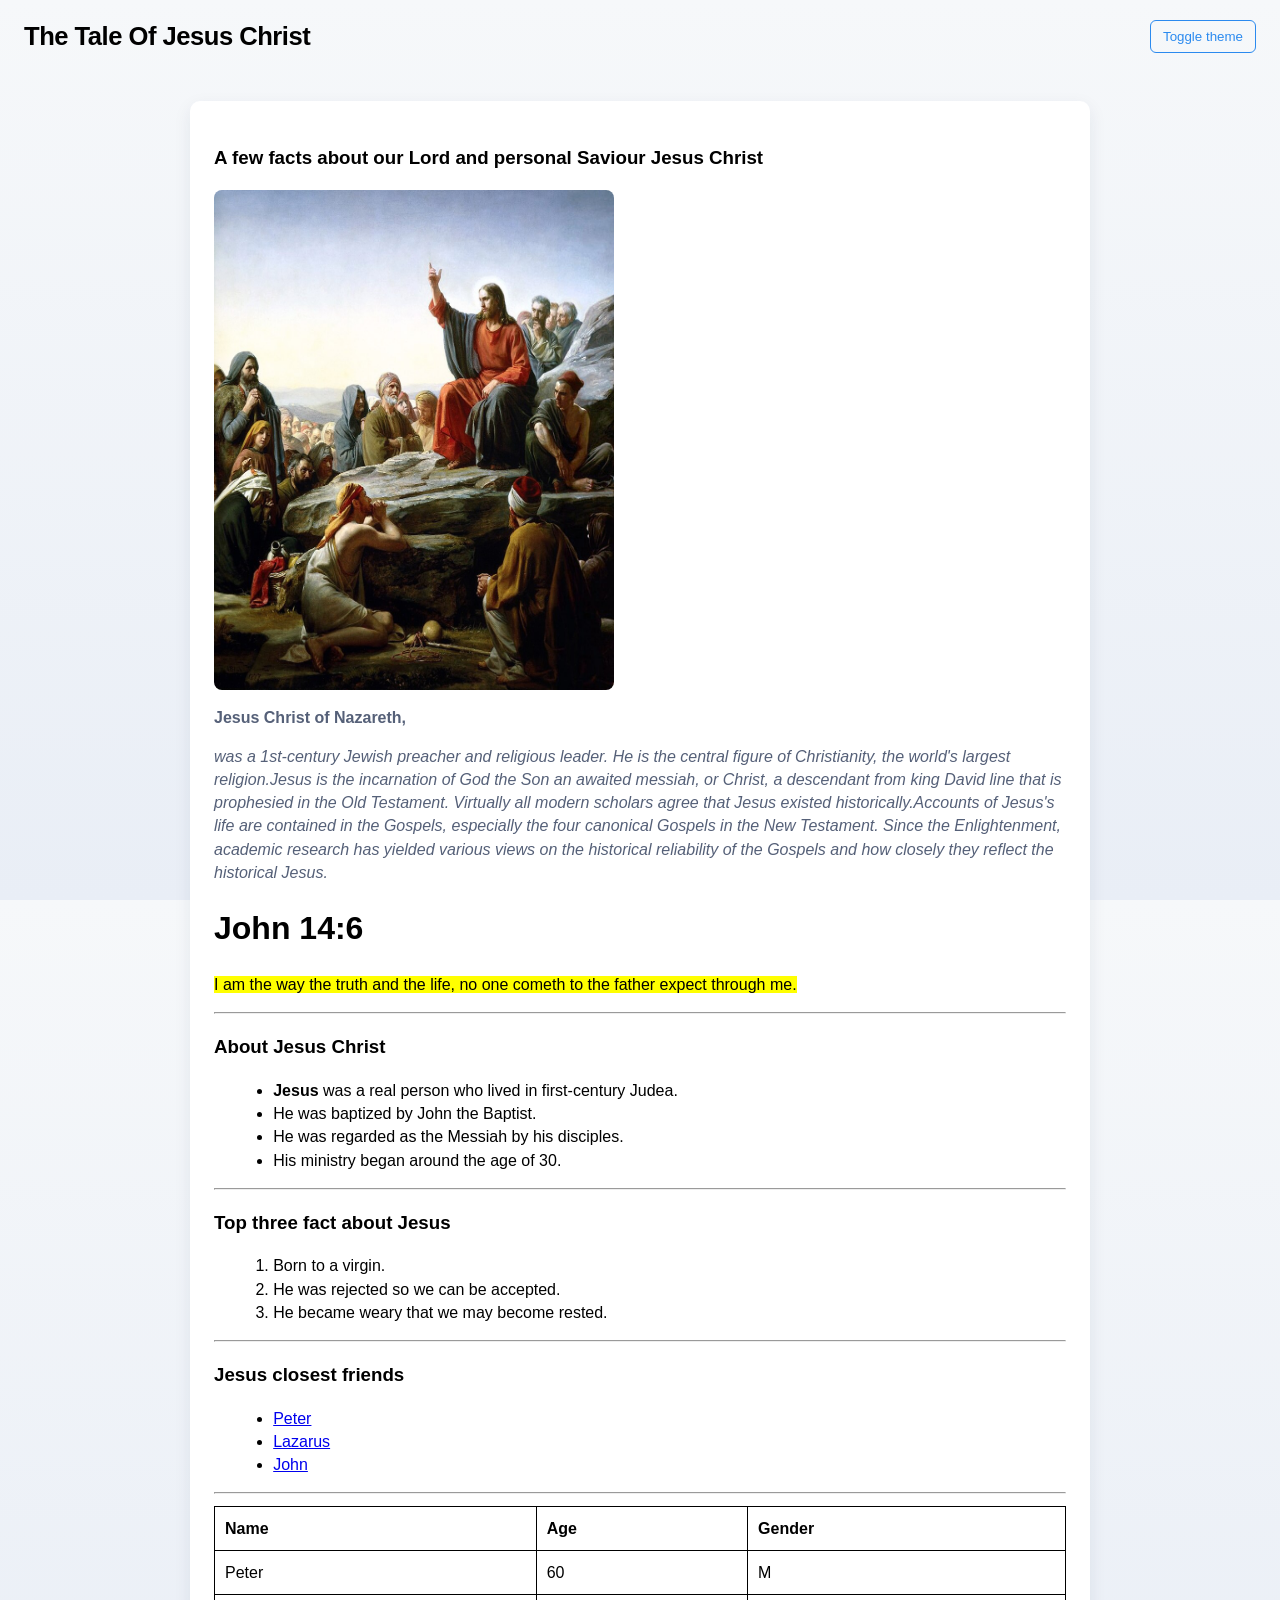
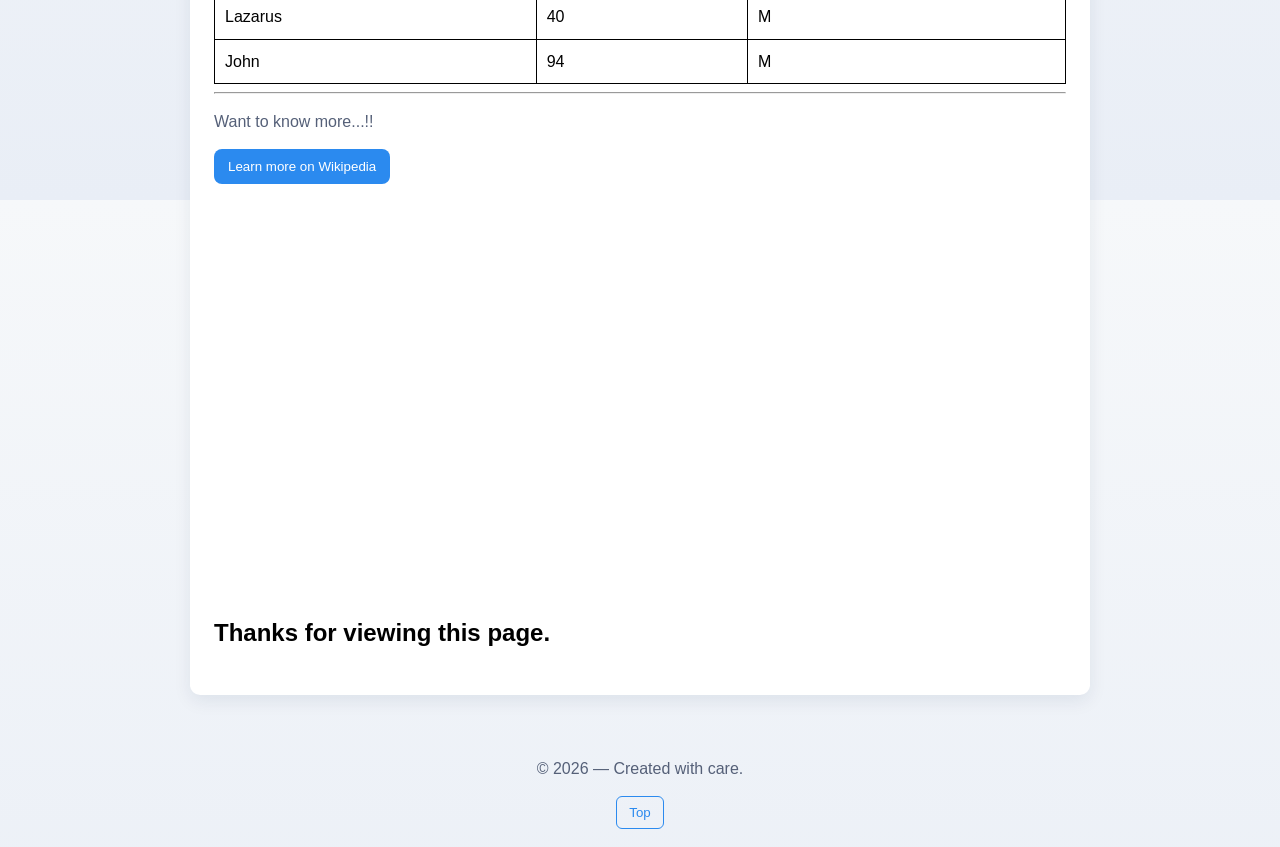
<file: index.html>
<!doctype html>
<html>

    <head>
        <title>Jesus Christ</title>
        <meta charset="utf-8" />
        <meta http-equiv="Content-type" content="text/html; charset=utf-8" />
        <meta name="viewport" content="width=device-width, initial-scale=1" />
        <link rel="stylesheet" href="css/styles.css" />
        <script src="js/script.js" defer></script>

    </head>
    <style>
        #my-group {
            text-align: center;
        }
    </style>

    <body>
        <div class="site">
            <header class="site-header">
                <h1><b>The Tale Of Jesus Christ</b></h1>
                <div class="header-actions">
                    <button id="theme-toggle" aria-pressed="false">Toggle theme</button>
            </header>
            <main class="container">

                <a id="top"></a>

                <h3><b>A few facts about our Lord and personal Saviour Jesus Christ</b></h3>

                <img class="hero" src="images/Bloch-SermonOnTheMount.jpg" alt="Sermon on the Mount painting" />
                <p><b> Jesus Christ of Nazareth,</b></p>
                <p><i> was a 1st-century Jewish preacher and religious leader.
                        He is the central figure of Christianity, the world's largest religion.Jesus is the incarnation
                        of God the Son an awaited messiah,
                        or Christ, a descendant from king David line that is prophesied in the Old Testament.
                        Virtually all modern scholars agree that Jesus existed historically.Accounts of Jesus's life are
                        contained in the Gospels,
                        especially the four canonical Gospels in the New Testament. Since the Enlightenment, academic
                        research has yielded various views on the
                        historical reliability of the Gospels and how closely they reflect the historical Jesus.</i></p>

                <h1><b>John 14:6</b></h1>
                <p><mark>I am the way the truth and the life,
                        no one cometh to the father expect through me.</mark></p>

                <hr />

                <h3><b>About Jesus Christ</b></h3>

                <ul>
                    <li><strong>Jesus</strong> was a real person who lived in first-century Judea.</li>
                    <li>He was baptized by John the Baptist.</li>
                    <li> He was regarded as the Messiah by his disciples.</li>
                    <li> His ministry began around the age of 30.</li>

                </ul>

                <hr />

                <h3><b>Top three fact about Jesus</b></h3>

                <ol>
                    <li>Born to a virgin.</li>
                    <li>He was rejected so we can be accepted.</li>
                    <li>He became weary that we may become rested.</li>

                </ol>

                <hr />

                <h3><b>Jesus closest friends</b></h3>

                <ul>
                    <li><a href="peter/index.html">Peter</a></li>
                    <li><a href="lazarus/index.html">Lazarus</a></li>
                    <li><a href="john/index.html">John</a></li>
                </ul>

                <hr />

                <table>
                    <tr>
                        <th>Name</th>
                        <th>Age</th>
                        <th>Gender</th>
                    </tr>
                    <tr>
                        <td>Peter</td>
                        <td>60</td>
                        <td>M</td>
                    </tr>
                    <tr>
                        <td>Lazarus</td>
                        <td>40</td>
                        <td>M</td>
                    </tr>
                    <tr>
                        <td>John</td>
                        <td>94</td>
                        <td>M</td>
                    </tr>

                </table>

                <hr />

                <p>Want to know more...!!</p>

                <form class="learn-more" action="https://en.wikipedia.org/wiki/Jesus" method="get" target="_blank">
                    <input type="submit" value="Learn more on Wikipedia" />
                </form>


                <div class="video-wrap">
                    <iframe width="560" height="315" src="https://www.youtube.com/embed/2mgUPt2KI08?si=qDTOIeKYxM3SbyME"
                        title="YouTube video player" frameborder="0"
                        allow="accelerometer; autoplay; clipboard-write; encrypted-media; gyroscope; picture-in-picture; web-share"
                        referrerpolicy="strict-origin-when-cross-origin" allowfullscreen></iframe>
                </div>

                <h2 class="thanks">Thanks for viewing this page.</h2>

            </main>

            <footer class="site-footer">
                <p>© <span id="year"></span> — Created with care.</p>
                <a class="back-top" href="#top"><button id="theme-toggle" aria-pressed="false" on
                        click="displayResult()">Top</button></a>
            </footer>

        </div>
    </body>

</html>
</file>
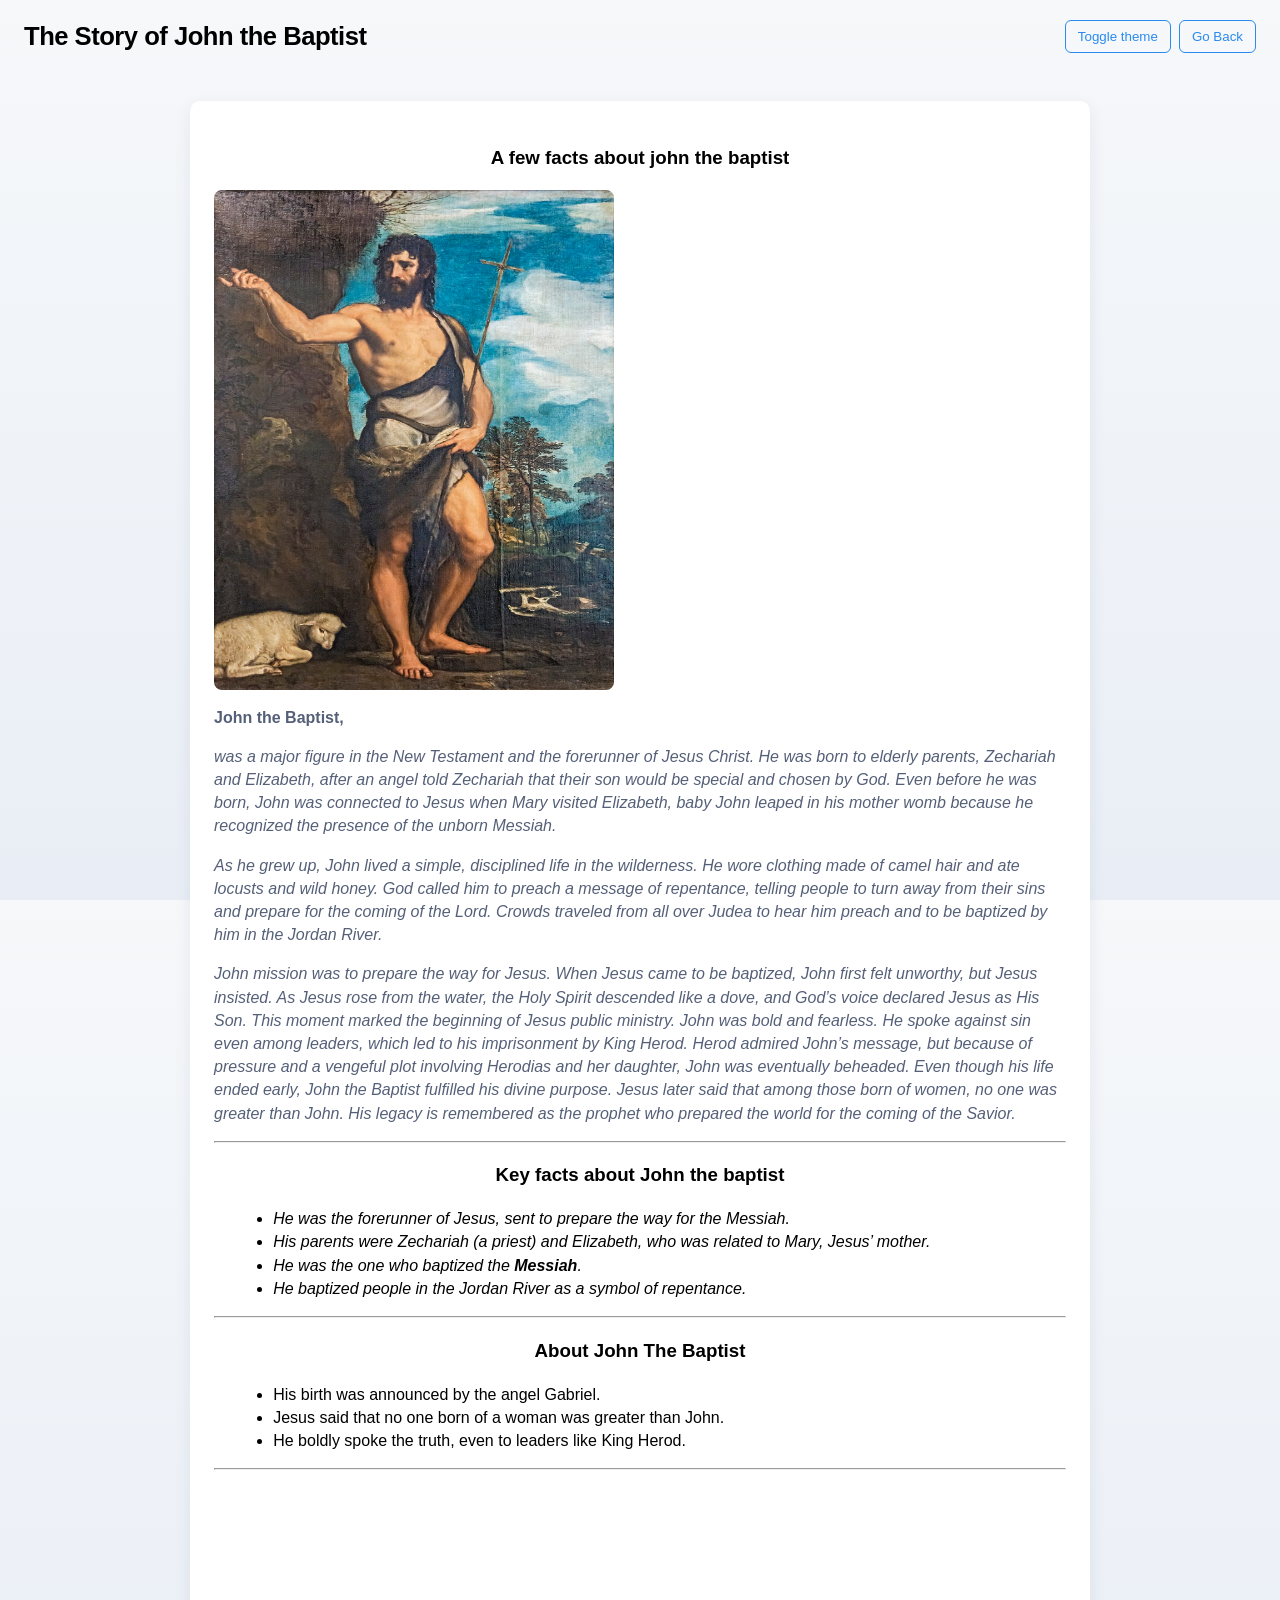
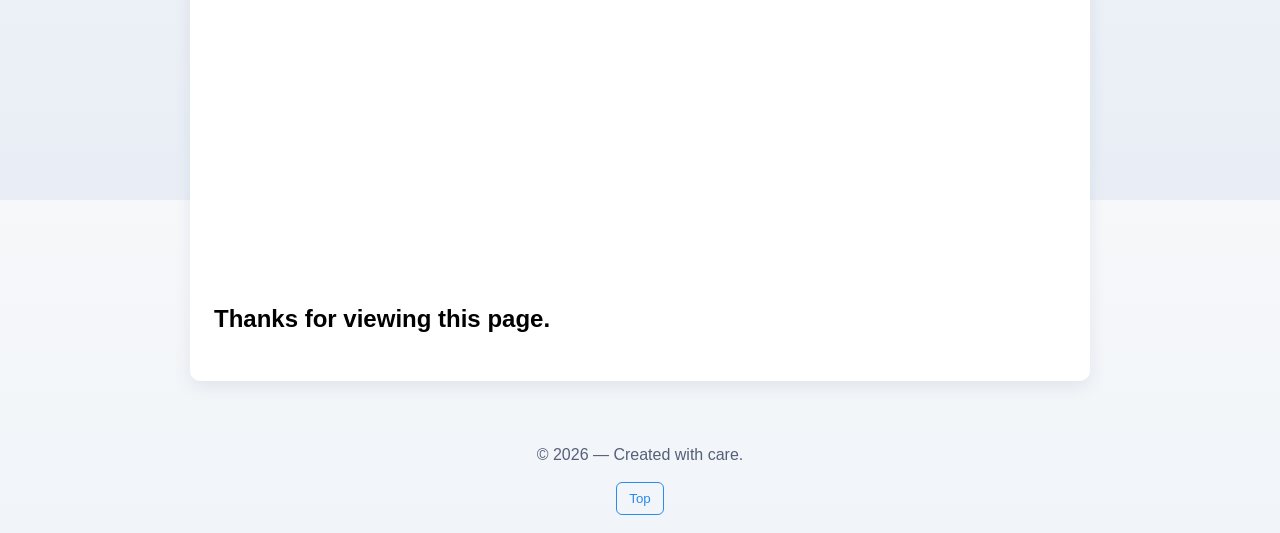
<file: john/index.html>
<!doctype html>
<html>

    <head>
        <title>John The Baptist</title>
        <meta charset="utf-8" />
        <meta http-equiv="Content-type" content="text/html; charset=utf-8" />
        <meta name="viewport" content="width=device-width, initial-scale=1" />
        <link rel="stylesheet" href="../css/styles.css" />
        <script src="../js/script.js" defer></script>

    </head>
    <style>
        #my-header {
            text-align: center;
        }
    </style>

    <body>
        <div class="site">
            <header class="site-header">
                <h1><b>The Story of John the Baptist</b></h1>
                <div class="header-actions">
                    <button id="theme-toggle" aria-pressed="false">Toggle theme</button>
                    <button id="theme-toggle" aria-pressed="false" onclick="window.history.back()">Go Back</button>
            </header>
            <main class="container">

                <a id="top"></a>

                <h3 id="my-header"><b>A few facts about john the baptist</b></h3>

                <img class="hero" src="../images/john.jpg" height="400" width="300" alt="John The Baptist" />
                <p><b> John the Baptist,</b></p>
                <p><i> was a major figure in the New Testament and the forerunner of Jesus Christ.
                        He was born to elderly parents, Zechariah and Elizabeth,
                        after an angel told Zechariah that their son would be special and chosen by God.
                        Even before he was born, John was connected to Jesus when Mary visited Elizabeth,
                        baby John leaped in his mother womb because he recognized the presence of the unborn
                        Messiah.</i></p>

                <p><i>As he grew up, John lived a simple, disciplined life in the wilderness.
                        He wore clothing made of camel hair and ate locusts and wild honey.
                        God called him to preach a message of repentance,
                        telling people to turn away from their sins and prepare for the coming of the Lord.
                        Crowds traveled from all over Judea to hear him preach and to be baptized by him in the Jordan
                        River.</i></p>

                <p><i>John mission was to prepare the way for Jesus.
                        When Jesus came to be baptized, John first felt unworthy,
                        but Jesus insisted. As Jesus rose from the water,
                        the Holy Spirit descended like a dove, and God’s voice declared Jesus as His Son.
                        This moment marked the beginning of Jesus public ministry.
                        John was bold and fearless. He spoke against sin even among leaders,
                        which led to his imprisonment by King Herod. Herod admired John’s message,
                        but because of pressure and a vengeful plot involving Herodias and her daughter,
                        John was eventually beheaded.
                        Even though his life ended early, John the Baptist fulfilled his divine purpose.
                        <mark></mark>Jesus later said that among those born of women, no one was greater than
                        John.</mark>
                        His legacy is remembered as the prophet who prepared the world for the coming of the Savior.</i>
                </p>

                <hr />

                <h3 id="my-header"><b>Key facts about John the baptist</b></h3>

                <ul><i>
                        <li>He was the forerunner of Jesus, sent to prepare the way for the Messiah.</li>
                        <li>His parents were Zechariah (a priest) and Elizabeth, who was related to Mary, Jesus’ mother.
                        </li>
                        <li>He was the one who baptized the <strong>Messiah</strong>.</li>
                        <li>He baptized people in the Jordan River as a symbol of repentance.</li>

                    </i></ul>

                <hr />

                <h3 id="my-header"><b>About John The Baptist</b></h3>

                <ul>
                    <li>His birth was announced by the angel Gabriel.</li>
                    <li>Jesus said that no one born of a woman was greater than John.</li>
                    <li>He boldly spoke the truth, even to leaders like King Herod.</li>

                </ul>

                <hr />


                <div class="video-wrap">
                    <iframe width="560" height="315" src="https://www.youtube.com/embed/lchB_CEg5VI?si=3mkiPcetIg5Jiqg0"
                        title="YouTube video player" frameborder="0"
                        allow="accelerometer; autoplay; clipboard-write; encrypted-media; gyroscope; picture-in-picture; web-share"
                        referrerpolicy="strict-origin-when-cross-origin" allowfullscreen></iframe>
                </div>

                <h2 class="thanks">Thanks for viewing this page.</h2>

            </main>

            <footer class="site-footer">
                <p>© <span id="year"></span> — Created with care.</p>
                <a class="back-top" href="#top"><button id="theme-toggle" aria-pressed="false" on
                        click="displayResult()">Top</button></a>
            </footer>

        </div>
    </body>

</html>
</file>
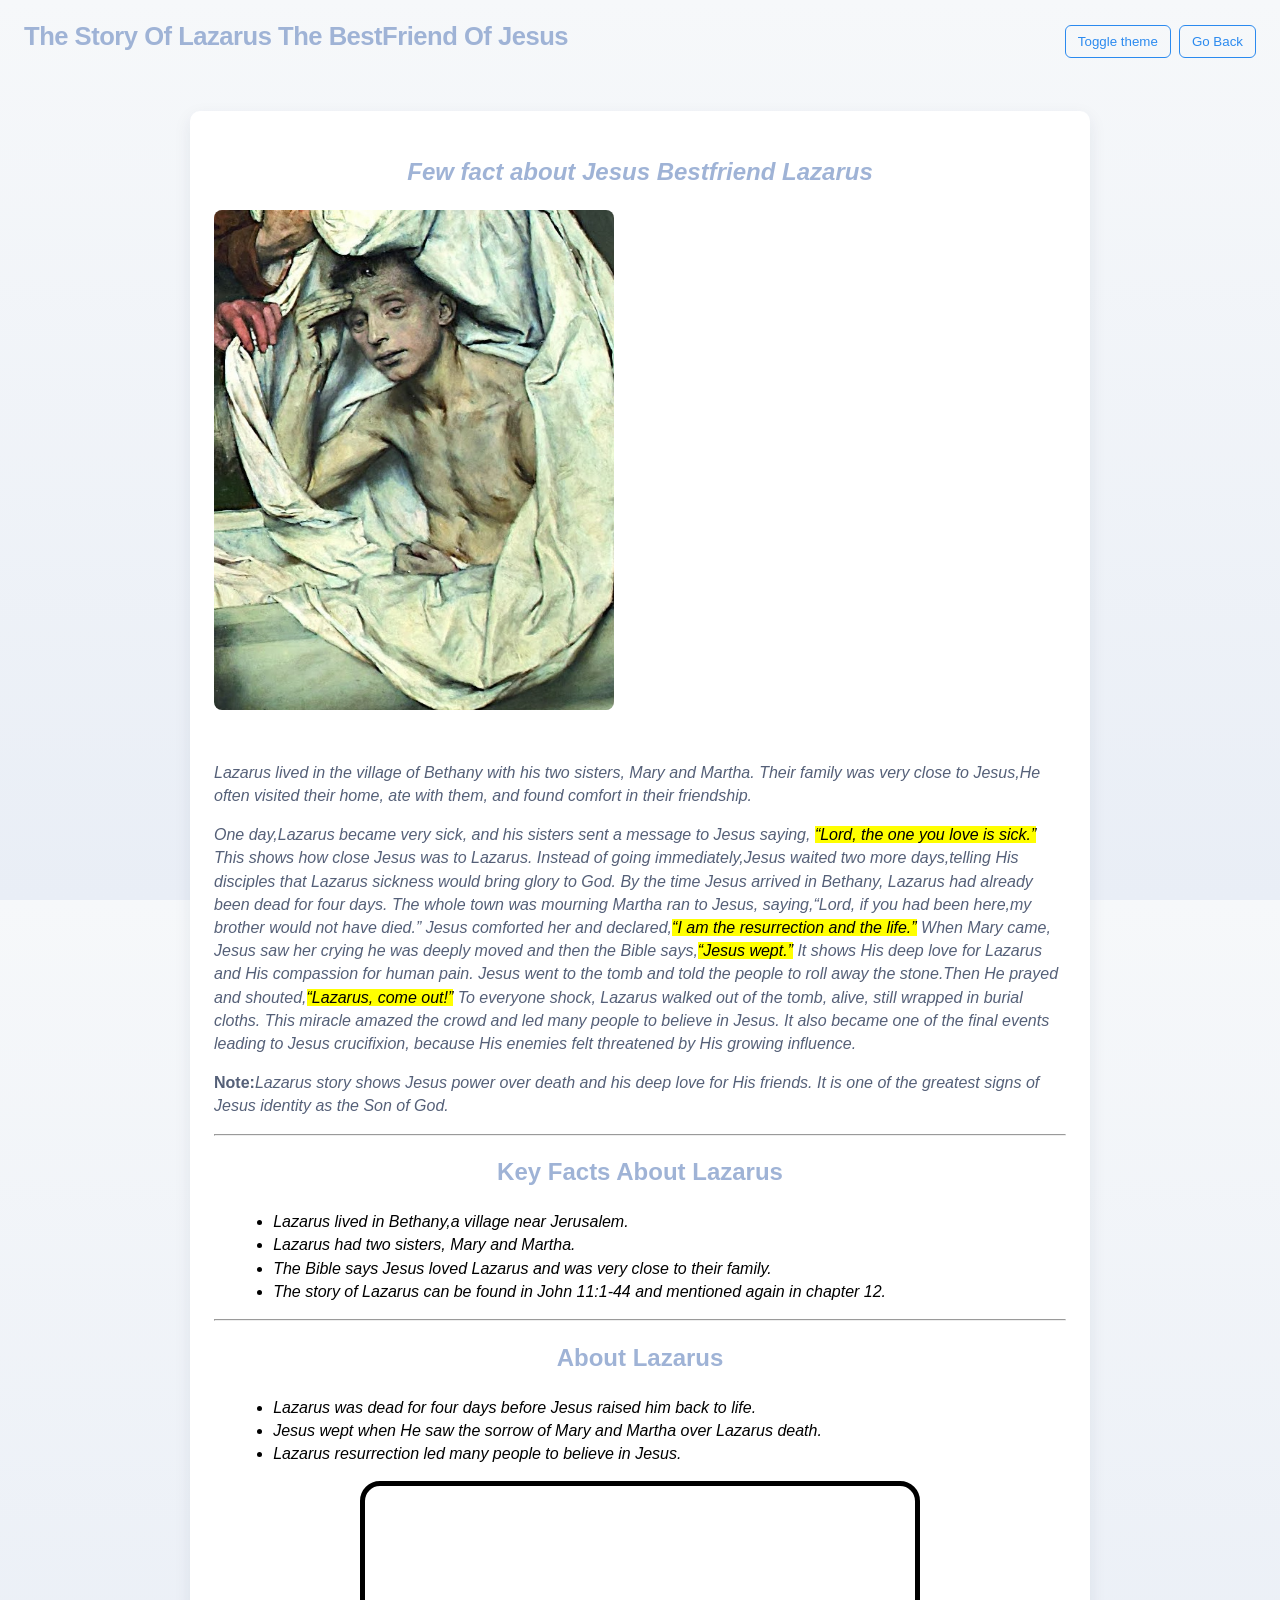
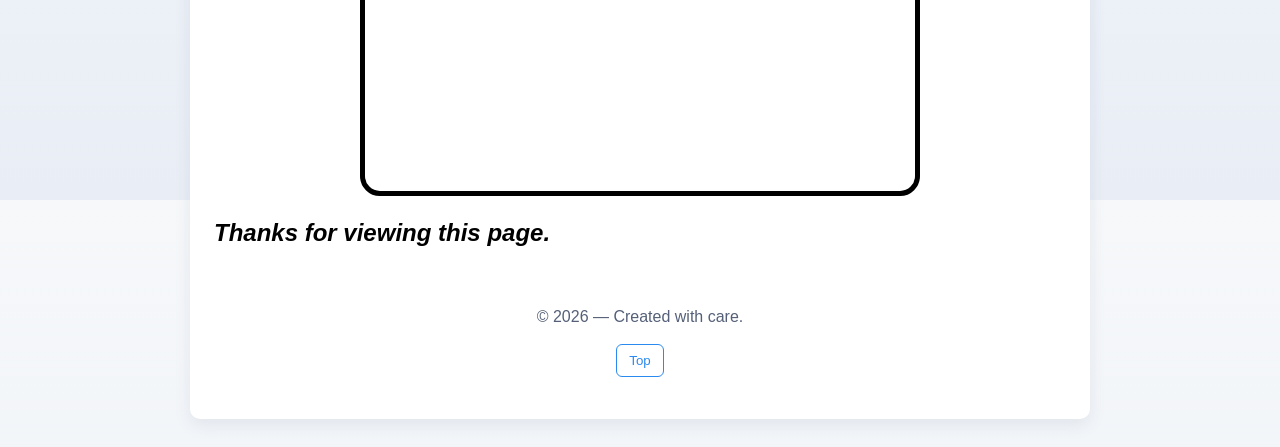
<file: lazarus/index.html>
<!DOCTYPE html>
<html>
<head>
<title>Lazarus</title>
<link rel="stylesheet" href="../css/styles.css" />
    <script src="../js/script.js" defer></script>
</head>
<style>
   .my-header {
    color:#9fb3d6;
    padding-bottom:10px;
    
   }

   #my-image {
    display:block;
    margin-left:auto;
    margin-right:auto;
    border:5px solid black;
    border-radius:20px;
   }

    .my-group {
      text-align:center;
      color:#9fb3d6;
    }
    </style>
<body style="background-color:gray">

 <div class="site">
  <header class="site-header">
    <h1 class="my-header">The Story Of Lazarus The BestFriend Of Jesus</h1>
    <div class="header-actions">
      <button id="theme-toggle" aria-pressed="false">Toggle theme</button>
      <button id="theme-toggle" aria-pressed="false" onclick="window.history.back()">Go Back</button>
    </div>
  </header>
  <main class="container">

  <a id="top"></a>
  <h2 class="my-group"><i>Few fact about Jesus Bestfriend Lazarus</i></h2>
  
  <img class="hero" src="../images/Lazarus.jpg" alt="Lazarus Jesus Best Friend" width="400" height="300"/>
   <br>
   <p><i>Lazarus lived in the village of Bethany with his two sisters, Mary and Martha.
     Their family was very close to Jesus,He often visited their home, ate with them,
    and found comfort in their friendship.</i></p> 
    <p><i>One day,Lazarus became very sick, and his sisters sent a message to Jesus saying,
    <mark>“Lord, the one you love is sick.”</mark> This shows how close Jesus was to Lazarus.
Instead of going immediately,Jesus waited two more days,telling His disciples that Lazarus sickness would bring glory to God.
By the time Jesus arrived in Bethany, Lazarus had already been dead for four days.
The whole town was mourning Martha ran to Jesus, saying,“Lord, if you had been here,my brother would not have died.” 
Jesus comforted her and declared,<mark>“I am the resurrection and the life.”</mark>
When Mary came, Jesus saw her crying he was deeply moved and then the Bible says,<mark>“Jesus wept.”</mark> It shows His deep love for Lazarus and His compassion for human pain.
Jesus went to the tomb and told the people to roll away the stone.Then He prayed and shouted,<mark>“Lazarus, come out!”</mark> To everyone shock, Lazarus walked out of the tomb, alive,
still wrapped in burial cloths. This miracle amazed the crowd and led many people to believe in Jesus. It also became one of the final events leading to Jesus crucifixion,
because His enemies felt threatened by His growing influence.</i></p>
<p><b>Note:</b><i>Lazarus story shows Jesus power over death and his deep love for His friends. It is one of the greatest signs of Jesus identity as the Son of God.</i></p>
<hr>
 <h2 class="my-group">Key Facts About Lazarus</h2>
  <ul><i>
    <li>Lazarus lived in Bethany,a village near Jerusalem.</li>
    <li>Lazarus had two sisters, Mary and Martha.</li>
    <li>The Bible says Jesus loved Lazarus and was very close to their family.</li>
    <li>The story of Lazarus can be found in John 11:1-44 and mentioned again in chapter 12.</li>
  </i></ul>
  <hr>
  <h2 class="my-group">About Lazarus</h2>
     <ul><i>
        <li>Lazarus was dead for four days before Jesus raised him back to life.</li>
        <li>Jesus wept when He saw the sorrow of Mary and Martha over Lazarus death.</li>
        <li>Lazarus resurrection led many people to believe in Jesus.</li>
     </i></ul>

     <iframe width="560" height="315" src="https://www.youtube.com/embed/cONM7poWcXc?si=TxxrS7V8gBM6fEI_" id="my-image" title="YouTube video player" frameborder="0" allow="accelerometer; autoplay; clipboard-write; encrypted-media; gyroscope; picture-in-picture; web-share" referrerpolicy="strict-origin-when-cross-origin" allowfullscreen></iframe> 
     <h2 id="my-group"><i>Thanks for viewing this page.</i></h2>
     <footer class="site-footer">
        <p>© <span id="year"></span> — Created with care.</p>
         <a class="back-Top" href="#Top"><button id="theme-toggle" aria-pressed="false" on click="displayResult()">Top</button></a>
    </footer>

     



</body>
</html>
</file>
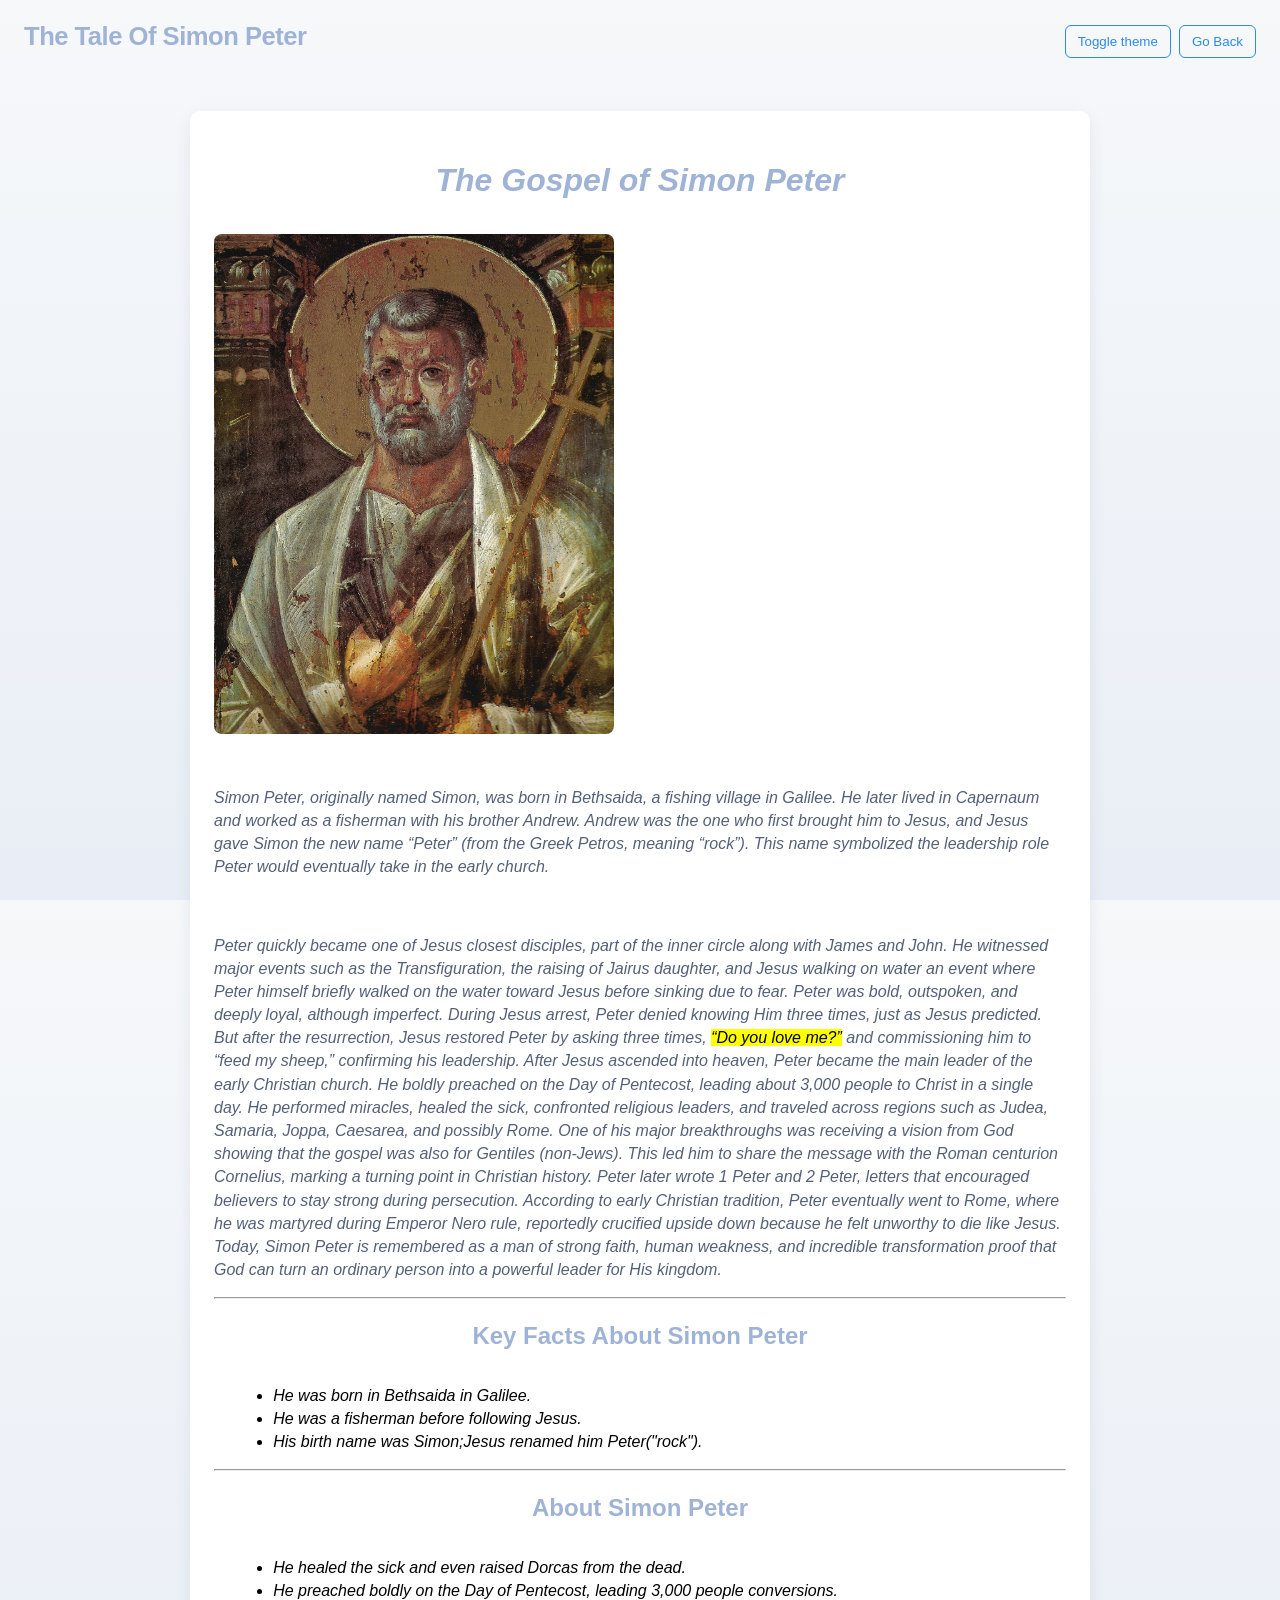
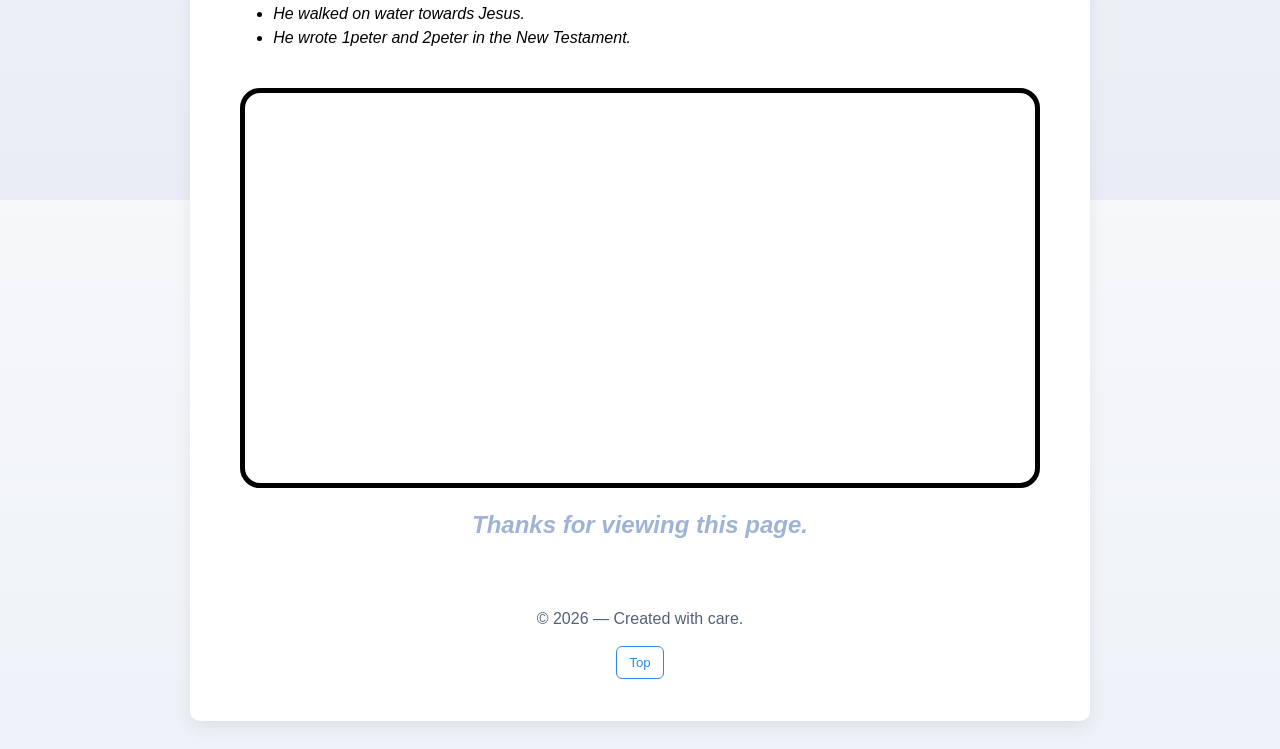
<file: peter/index.html>
<!DOCTYPE html>
<html>
<head>
<title>Simon Peter</title>
<link rel="stylesheet" href="../css/styles.css" />
    <script src="../js/script.js" defer></script>
</head>

 
<style>
    #my-group {
        text-align:center;
        padding-bottom:10px;
        color:#9fb3d6;
    }

    .my-image {
        display: block;
        margin-left: auto;
        margin-right: auto;
        border: 5px solid black;
        border-radius: 20px;
    }


    </style>
<body style="background-color:gray;">
<div class="site">
  <header class="site-header">
    <h1 id="my-group">The Tale Of Simon Peter</h1>
    <div class="header-actions">
      <button id="theme-toggle" aria-pressed="false">Toggle theme</button>
      <button id="theme-toggle" aria-pressed="false" onclick="window.history.back()">Go Back</button>
    </div>
  </header>
  <main class="container">

  <a id="top"></a>
  <h1 id="my-group"><i>The Gospel of Simon Peter</i></h1>

  <img class="hero" src="../images/Saint_Peter-Sinai_(6th_Century)_Crop.jpg" alt="Simon Peter" width="400" height="300 "/> 
   <br>
   <p><i>Simon Peter, originally named Simon, was born in Bethsaida, a fishing village in Galilee.
     He later lived in Capernaum and worked as a fisherman with his brother Andrew.
     Andrew was the one who first brought him to Jesus, and Jesus gave Simon the new name “Peter” (from the Greek Petros, meaning “rock”).
      This name symbolized the leadership role Peter would eventually take in the early church.</i></p>
      <br>
<p><i>Peter quickly became one of Jesus closest disciples, part of the inner circle along with James and John. 
    He witnessed major events such as the Transfiguration, the raising of Jairus daughter,
     and Jesus walking on water an event where Peter himself briefly walked on the water toward Jesus before sinking due to fear. 
     Peter was bold, outspoken, and deeply loyal, although imperfect. During Jesus arrest, Peter denied knowing Him three times, just as Jesus predicted.
     But after the resurrection, Jesus restored Peter by asking three times, <mark>“Do you love me?”</mark> and commissioning him to “feed my sheep,” confirming his leadership.
After Jesus ascended into heaven, Peter became the main leader of the early Christian church. He boldly preached on the Day of Pentecost, leading about 3,000 people to Christ in a single day.
He performed miracles, healed the sick, confronted religious leaders, and traveled across regions such as Judea, Samaria, Joppa, Caesarea, and possibly Rome.
One of his major breakthroughs was receiving a vision from God showing that the gospel was also for Gentiles (non-Jews). This led him to share the message with the Roman centurion Cornelius,
marking a turning point in Christian history.
Peter later wrote 1 Peter and 2 Peter, letters that encouraged believers to stay strong during persecution.
According to early Christian tradition, Peter eventually went to Rome, where he was martyred during Emperor Nero rule, reportedly crucified upside down because he felt unworthy to die like Jesus.
Today, Simon Peter is remembered as a man of strong faith, human weakness, and incredible transformation proof that God can turn an ordinary person into a powerful leader for His kingdom.</i></p>
<hr>
<h2 id="my-group">Key Facts About Simon Peter</h2>
  <ul><i>
    <li>He was born in Bethsaida in Galilee.</li>
    <li>He was a fisherman before following Jesus.</li>
    <li>His birth name was Simon;Jesus renamed him Peter("rock").</li>
  </i></ul>
<hr>
  <h2 id="my-group">About Simon Peter</h2>
     <ul><i>
        <li>He healed the sick and even raised Dorcas from the dead.</li>
        <li>He preached boldly on the Day of Pentecost, leading 3,000 people conversions.</li>
        <li>He walked on water towards Jesus.</li>
        <li>He wrote 1peter and 2peter in the New Testament.</li>
     </i></ul>
     
        <br>

     <iframe width="800" height="400" src="https://www.youtube.com/embed/O7WWi65gb14?si=c70FjfDtqAMpTkp0" class="my-image" title="YouTube video player" frameborder="0" allow="accelerometer; autoplay; clipboard-write; encrypted-media; gyroscope; picture-in-picture; web-share" referrerpolicy="strict-origin-when-cross-origin" allowfullscreen></iframe>

    <h2 id="my-group"><i>Thanks for viewing this page.</i></h2>
     <footer class="site-footer">
        <p>© <span id="year"></span> — Created with care.</p>
         <a class="back-Top" href="#Top"><button id="theme-toggle" aria-pressed="false" on click="displayResult()">Top</button></a>
    </footer>
</body>
</html>
</file>
<file: css/styles.css>
/* styles.css - simple modern styles with light/dark theme */
table,th,td,tr {
    border:1px solid black;
}

:root{
  --bg:#f6f8fa;
  --card:#ffffff;
  --text:black;
  --muted:#556078;
  --accent:#2b8aef;
  --radius:10px;
  --max-width:900px;
}
:root[data-theme='dark']{
  --bg:#0b1220;
  --card:#0f1724;
  --text:#e6eef8;
  --muted:#9fb3d6;
  --accent:#7fb4ff;
}
*{box-sizing:border-box}
html,body{height:100%}
body{
  margin:0;
  font-family: -apple-system, BlinkMacSystemFont, 'Segoe UI', Roboto, 'Helvetica Neue', Arial;
  background:linear-gradient(180deg,var(--bg),#e9eef6);
  color:var(--text);
  -webkit-font-smoothing:antialiased;
  -moz-osx-font-smoothing:grayscale;
  line-height:1.45;
}
.site{display:flex;flex-direction:column;min-height:100vh}
.container{max-width:var(--max-width);margin:28px auto;padding:24px;background:var(--card);border-radius:var(--radius);box-shadow:0 6px 18px rgba(11,37,73,0.08)}
.site-header{display:flex;align-items:center;justify-content:space-between;padding:18px 24px;background:transparent}
.site-header h1{margin:0;font-size:1.6rem;letter-spacing:-0.5px;}
.header-actions{display:flex;gap:8px;align-items:center}
#theme-toggle{background:transparent;border:1px solid var(--accent);color:var(--accent);padding:8px 12px;border-radius:6px;cursor:pointer}
#theme-toggle[aria-pressed='true']{background:var(--accent);color:white}
.hero{width:400px;height:500px;border-radius:8px;display:block;margin:12px 0}
h2,h3{color:var(--text)}
p{color:var(--muted)}
ul,ol{margin-left:1.2rem}
table{width:100%;border-collapse:collapse;margin-top:12px}
th,td{padding:10px;border-bottom:0px solid rgba(11,37,73,0.06);text-align:left}
th{background:transparent;color:var(--text)}
.learn-more input[type=submit],input[type=submit]{background:var(--accent);color:white;border:0;padding:10px 14px;border-radius:8px;cursor:pointer}
.video-wrap{margin:16px 0;max-width:100%;display:flex;justify-content:center}
.video-wrap iframe{width:100%;max-width:700px;height:400px;border-radius:8px}
.site-footer{margin-top:auto;padding:18px;text-align:center;color:var(--muted)}
.thanks{margin-top:16px}
/* responsive */
@media (max-width:720px){
  .container{margin:18px;padding:16px}
  .video-wrap iframe{height:220px}
}
/* small entrance animation */
.container{opacity:0;transform:translateY(8px);transition:opacity .45s ease,transform .45s ease}
body.is-ready .container{opacity:1;transform:none}

/* accessibility focus */
a:focus,button:focus,input:focus,textarea:focus{outline:3px solid rgba(43,138,239,0.18);outline-offset:2px}
</file>
